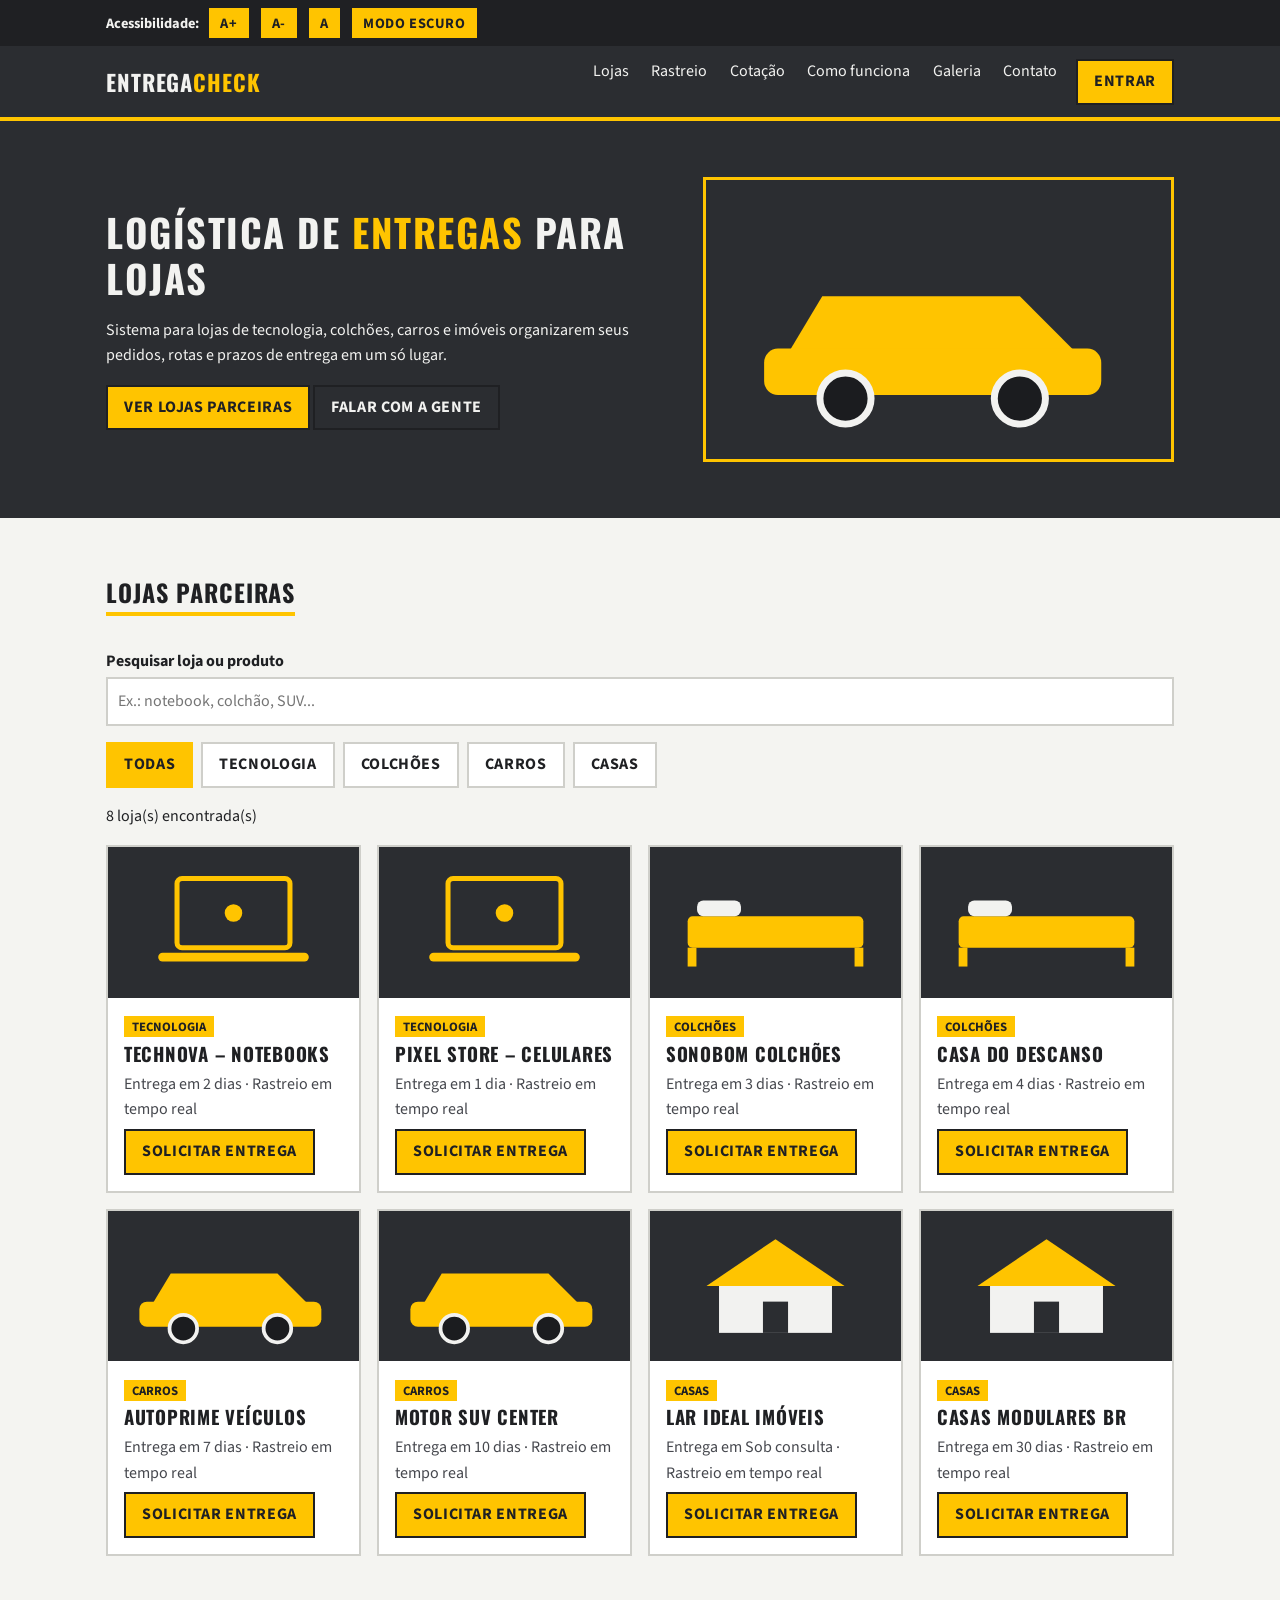
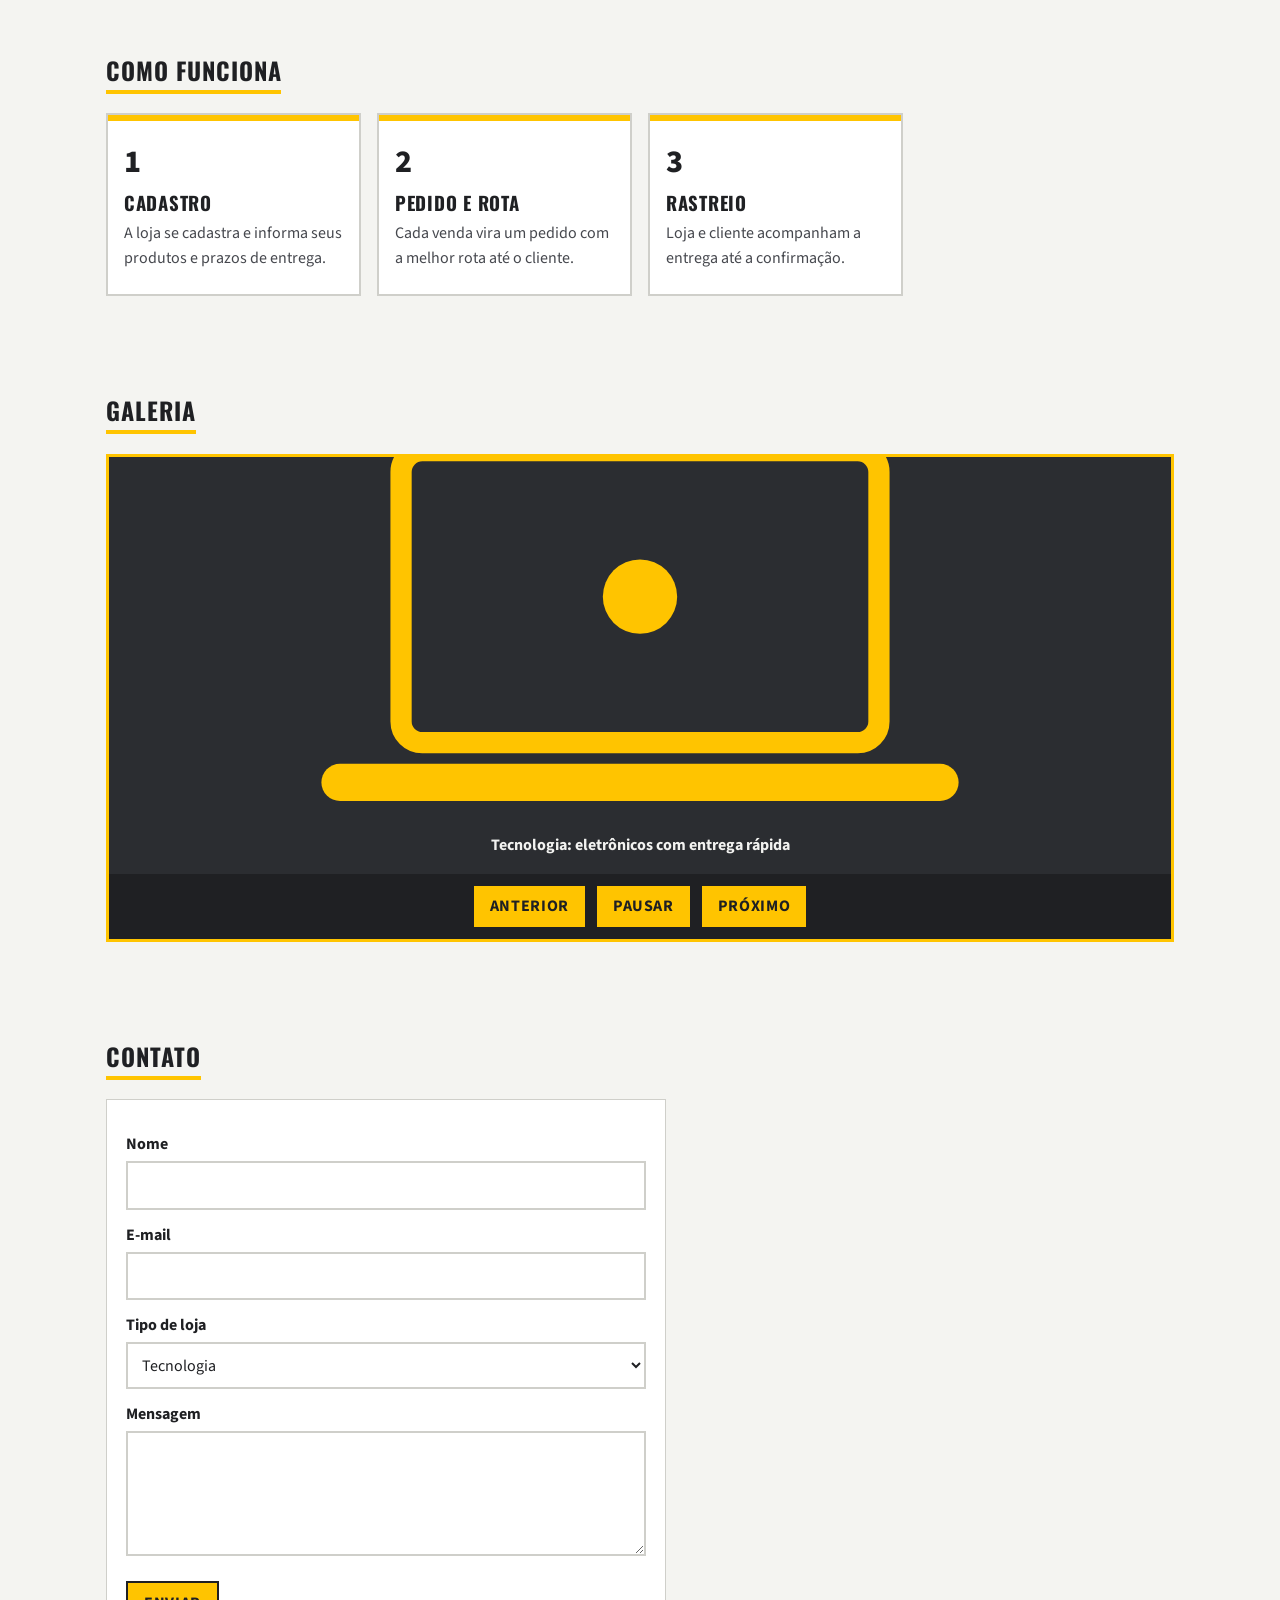
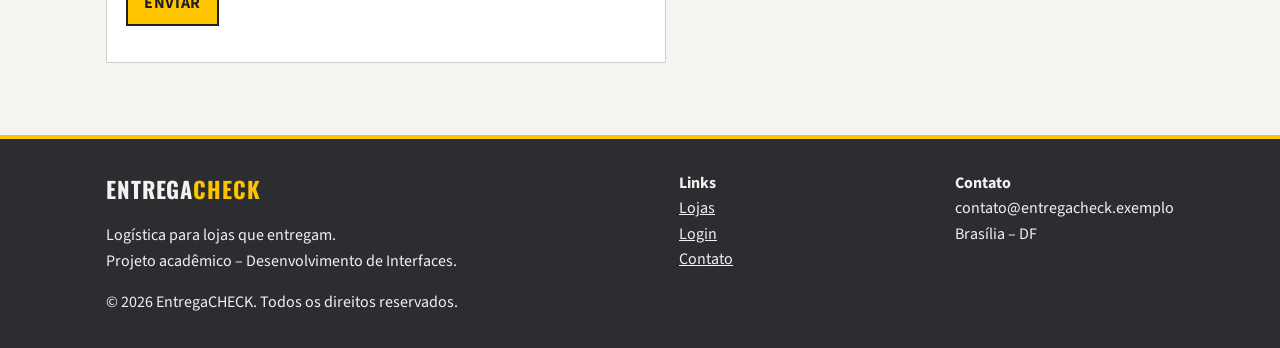
<file: index.html>
<!DOCTYPE html>
<html lang="pt-BR">
<head>
<meta charset="UTF-8">
<meta name="viewport" content="width=device-width, initial-scale=1">
<meta name="description" content="Logística e entregas para lojas de tecnologia, colchões, carros e casas.">
<title>EntregaCHECK – Logística para lojas</title>
<link rel="preconnect" href="https://fonts.googleapis.com"><link rel="preconnect" href="https://fonts.gstatic.com" crossorigin><link href="https://fonts.googleapis.com/css2?family=Oswald:wght@500;700&family=Source+Sans+3:wght@400;700&display=swap" rel="stylesheet">
<link rel="stylesheet" href="style.css">
</head>
<body>
<a class="skip" href="#conteudo">Pular para o conteúdo</a>
<div class="acess" role="region" aria-label="Acessibilidade"><div class="wrap">
<strong>Acessibilidade:</strong>
<button id="maior" aria-label="Aumentar fonte">A+</button>
<button id="menor" aria-label="Diminuir fonte">A-</button>
<button id="normal" aria-label="Fonte padrão">A</button>
<button id="tema">Modo escuro</button>
</div></div>
<header><div class="wrap">
<a class="logo" href="index.html">Entrega<span>CHECK</span></a>
<nav aria-label="Principal"><ul>
<li><a href="index.html#lojas">Lojas</a></li>
<li><a href="rastreio.html">Rastreio</a></li>
<li><a href="cotacao.html">Cotação</a></li>
<li><a href="index.html#como">Como funciona</a></li>
<li><a href="index.html#galeria">Galeria</a></li>
<li><a href="index.html#contato">Contato</a></li>
<li><a class="btn" href="login.html">Entrar</a></li>
</ul></nav>
</div></header>
<main id="conteudo">
<section class="hero"><div class="wrap">
<div><h1>Logística de <em>entregas</em> para lojas</h1>
<p>Sistema para lojas de tecnologia, colchões, carros e imóveis organizarem seus pedidos, rotas e prazos de entrega em um só lugar.</p>
<a class="btn" href="#lojas">Ver lojas parceiras</a> <a class="btn ghost" href="#contato">Falar com a gente</a></div>
<img src="img/carros.svg" alt="Ilustração de um carro amarelo sobre fundo cinza escuro">
</div></section>

<section id="lojas"><div class="wrap">
<h2>Lojas parceiras</h2>
<label for="busca">Pesquisar loja ou produto</label>
<input id="busca" type="search" placeholder="Ex.: notebook, colchão, SUV...">
<div class="tabs" role="tablist" aria-label="Categorias">
<button class="tab" role="tab" data-cat="todas" aria-selected="true">Todas</button>
<button class="tab" role="tab" data-cat="tecnologia" aria-selected="false">Tecnologia</button>
<button class="tab" role="tab" data-cat="colchoes" aria-selected="false">Colchões</button>
<button class="tab" role="tab" data-cat="carros" aria-selected="false">Carros</button>
<button class="tab" role="tab" data-cat="casas" aria-selected="false">Casas</button>
</div>
<p id="count" aria-live="polite"></p>
<div class="grid">
<article class="card loja" data-cat="tecnologia"><img src="img/tecnologia.svg" alt="Ilustração da categoria Tecnologia"><div><span class="tag">Tecnologia</span><h3>TechNova – Notebooks</h3><p>Entrega em 2 dias · Rastreio em tempo real</p><a class="btn" href="#contato">Solicitar entrega</a></div></article>
<article class="card loja" data-cat="tecnologia"><img src="img/tecnologia.svg" alt="Ilustração da categoria Tecnologia"><div><span class="tag">Tecnologia</span><h3>Pixel Store – Celulares</h3><p>Entrega em 1 dia · Rastreio em tempo real</p><a class="btn" href="#contato">Solicitar entrega</a></div></article>
<article class="card loja" data-cat="colchoes"><img src="img/colchoes.svg" alt="Ilustração da categoria Colchões"><div><span class="tag">Colchões</span><h3>SonoBom Colchões</h3><p>Entrega em 3 dias · Rastreio em tempo real</p><a class="btn" href="#contato">Solicitar entrega</a></div></article>
<article class="card loja" data-cat="colchoes"><img src="img/colchoes.svg" alt="Ilustração da categoria Colchões"><div><span class="tag">Colchões</span><h3>Casa do Descanso</h3><p>Entrega em 4 dias · Rastreio em tempo real</p><a class="btn" href="#contato">Solicitar entrega</a></div></article>
<article class="card loja" data-cat="carros"><img src="img/carros.svg" alt="Ilustração da categoria Carros"><div><span class="tag">Carros</span><h3>AutoPrime Veículos</h3><p>Entrega em 7 dias · Rastreio em tempo real</p><a class="btn" href="#contato">Solicitar entrega</a></div></article>
<article class="card loja" data-cat="carros"><img src="img/carros.svg" alt="Ilustração da categoria Carros"><div><span class="tag">Carros</span><h3>Motor SUV Center</h3><p>Entrega em 10 dias · Rastreio em tempo real</p><a class="btn" href="#contato">Solicitar entrega</a></div></article>
<article class="card loja" data-cat="casas"><img src="img/casas.svg" alt="Ilustração da categoria Casas"><div><span class="tag">Casas</span><h3>Lar Ideal Imóveis</h3><p>Entrega em Sob consulta · Rastreio em tempo real</p><a class="btn" href="#contato">Solicitar entrega</a></div></article>
<article class="card loja" data-cat="casas"><img src="img/casas.svg" alt="Ilustração da categoria Casas"><div><span class="tag">Casas</span><h3>Casas Modulares BR</h3><p>Entrega em 30 dias · Rastreio em tempo real</p><a class="btn" href="#contato">Solicitar entrega</a></div></article>
</div>
<p id="vazio" hidden>Nenhuma loja encontrada. Tente outra palavra.</p>
</div></section>

<section id="como"><div class="wrap">
<h2>Como funciona</h2>
<div class="grid steps">
<article class="card"><div><span class="num">1</span><h3>Cadastro</h3><p>A loja se cadastra e informa seus produtos e prazos de entrega.</p></div></article>
<article class="card"><div><span class="num">2</span><h3>Pedido e rota</h3><p>Cada venda vira um pedido com a melhor rota até o cliente.</p></div></article>
<article class="card"><div><span class="num">3</span><h3>Rastreio</h3><p>Loja e cliente acompanham a entrega até a confirmação.</p></div></article>
</div></div></section>

<section id="galeria"><div class="wrap">
<h2>Galeria</h2>
<div class="carousel" role="region" aria-roledescription="carrossel" aria-label="Categorias atendidas">
<div class="slide"><img src="img/tecnologia.svg" alt="Ilustração de um notebook"><p>Tecnologia: eletrônicos com entrega rápida</p></div>
<div class="slide"><img src="img/colchoes.svg" alt="Ilustração de uma cama"><p>Colchões: entrega e montagem</p></div>
<div class="slide"><img src="img/carros.svg" alt="Ilustração de um carro"><p>Carros: transporte seguro de veículos</p></div>
<div class="slide"><img src="img/casas.svg" alt="Ilustração de uma casa"><p>Casas: logística para imóveis e módulos</p></div>
<div class="ctrl"><button id="prev" aria-label="Slide anterior">Anterior</button><button id="pausa" aria-pressed="false">Pausar</button><button id="next" aria-label="Próximo slide">Próximo</button></div>
</div></div></section>

<section id="contato"><div class="wrap">
<h2>Contato</h2>
<form data-ok="Mensagem enviada! Responderemos em breve.">
<label for="nome">Nome</label><input id="nome" required autocomplete="name">
<label for="email">E-mail</label><input id="email" type="email" required autocomplete="email">
<label for="tipo">Tipo de loja</label>
<select id="tipo"><option>Tecnologia</option><option>Colchões</option><option>Carros</option><option>Casas</option><option>Outro</option></select>
<label for="texto">Mensagem</label><textarea id="texto" rows="4" required></textarea>
<p><button type="submit">Enviar</button></p>
<p class="msg" role="status"></p>
</form>
</div></section>
</main>
<footer><div class="wrap">
<div><strong class="logo">Entrega<span>CHECK</span></strong><p>Logística para lojas que entregam.<br>Projeto acadêmico – Desenvolvimento de Interfaces.</p></div>
<div><strong>Links</strong><br><a href="index.html#lojas">Lojas</a><br><a href="login.html">Login</a><br><a href="index.html#contato">Contato</a></div>
<div><strong>Contato</strong><br>contato@entregacheck.exemplo<br>Brasília – DF</div>
</div><p class="wrap">© 2026 EntregaCHECK. Todos os direitos reservados.</p></footer>
<script src="script.js"></script>
</body>
</html>
</file>
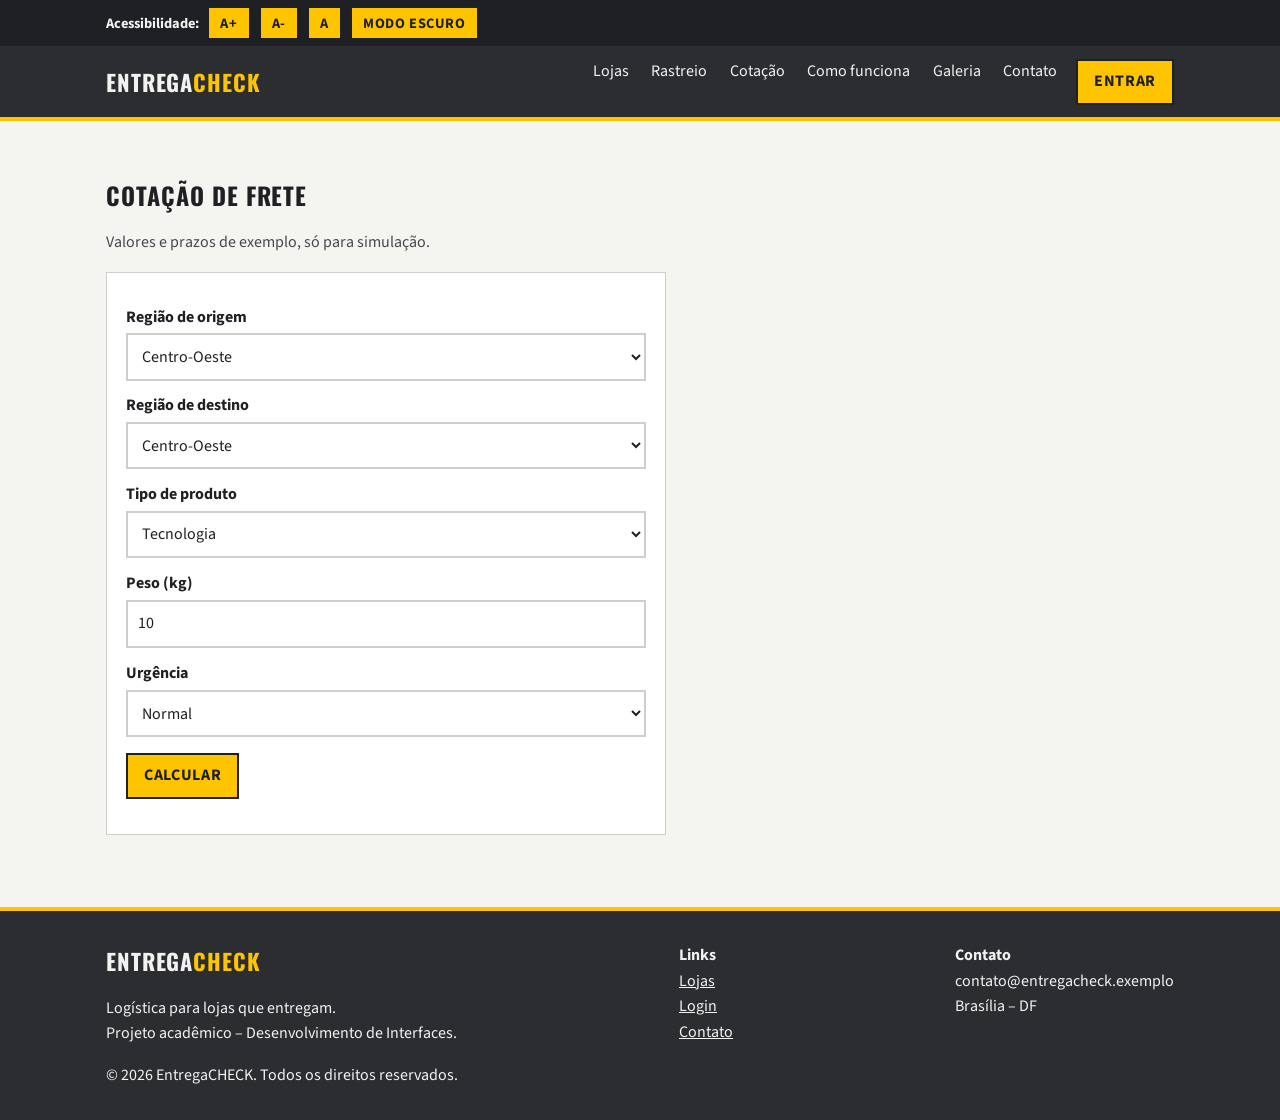
<file: cotacao.html>
<!DOCTYPE html>
<html lang="pt-BR">
<head>
<meta charset="UTF-8">
<meta name="viewport" content="width=device-width, initial-scale=1">
<meta name="description" content="Logística e entregas para lojas de tecnologia, colchões, carros e casas.">
<title>Cotação de frete – EntregaCHECK</title>
<link rel="preconnect" href="https://fonts.googleapis.com"><link rel="preconnect" href="https://fonts.gstatic.com" crossorigin><link href="https://fonts.googleapis.com/css2?family=Oswald:wght@500;700&family=Source+Sans+3:wght@400;700&display=swap" rel="stylesheet">
<link rel="stylesheet" href="style.css">
</head>
<body>
<a class="skip" href="#conteudo">Pular para o conteúdo</a>
<div class="acess" role="region" aria-label="Acessibilidade"><div class="wrap">
<strong>Acessibilidade:</strong>
<button id="maior" aria-label="Aumentar fonte">A+</button>
<button id="menor" aria-label="Diminuir fonte">A-</button>
<button id="normal" aria-label="Fonte padrão">A</button>
<button id="tema">Modo escuro</button>
</div></div>
<header><div class="wrap">
<a class="logo" href="index.html">Entrega<span>CHECK</span></a>
<nav aria-label="Principal"><ul>
<li><a href="index.html#lojas">Lojas</a></li>
<li><a href="rastreio.html">Rastreio</a></li>
<li><a href="cotacao.html">Cotação</a></li>
<li><a href="index.html#como">Como funciona</a></li>
<li><a href="index.html#galeria">Galeria</a></li>
<li><a href="index.html#contato">Contato</a></li>
<li><a class="btn" href="login.html">Entrar</a></li>
</ul></nav>
</div></header>
<main id="conteudo"><section><div class="wrap">
<h1>Cotação de frete</h1>
<p class="dica">Valores e prazos de exemplo, só para simulação.</p>
<form id="form-cotacao" data-js>
<label for="origem">Região de origem</label>
<select id="origem"><option value="CO">Centro-Oeste</option><option value="SE">Sudeste</option><option value="S">Sul</option><option value="NE">Nordeste</option><option value="N">Norte</option></select>
<label for="destino">Região de destino</label>
<select id="destino"><option value="CO">Centro-Oeste</option><option value="SE">Sudeste</option><option value="S">Sul</option><option value="NE">Nordeste</option><option value="N">Norte</option></select>
<label for="cat">Tipo de produto</label>
<select id="cat"><option value="tecnologia">Tecnologia</option><option value="colchoes">Colchões</option><option value="carros">Carros</option><option value="casas">Casas</option></select>
<label for="peso">Peso (kg)</label>
<input id="peso" type="number" min="1" value="10" required>
<label for="urg">Urgência</label>
<select id="urg"><option value="n">Normal</option><option value="e">Expresso</option></select>
<p><button type="submit">Calcular</button></p>
</form>
<div class="res" id="res-cotacao" role="status" aria-live="polite" hidden></div>
</div></section></main>
<footer><div class="wrap">
<div><strong class="logo">Entrega<span>CHECK</span></strong><p>Logística para lojas que entregam.<br>Projeto acadêmico – Desenvolvimento de Interfaces.</p></div>
<div><strong>Links</strong><br><a href="index.html#lojas">Lojas</a><br><a href="login.html">Login</a><br><a href="index.html#contato">Contato</a></div>
<div><strong>Contato</strong><br>contato@entregacheck.exemplo<br>Brasília – DF</div>
</div><p class="wrap">© 2026 EntregaCHECK. Todos os direitos reservados.</p></footer>
<script src="script.js"></script>
</body>
</html>
</file>
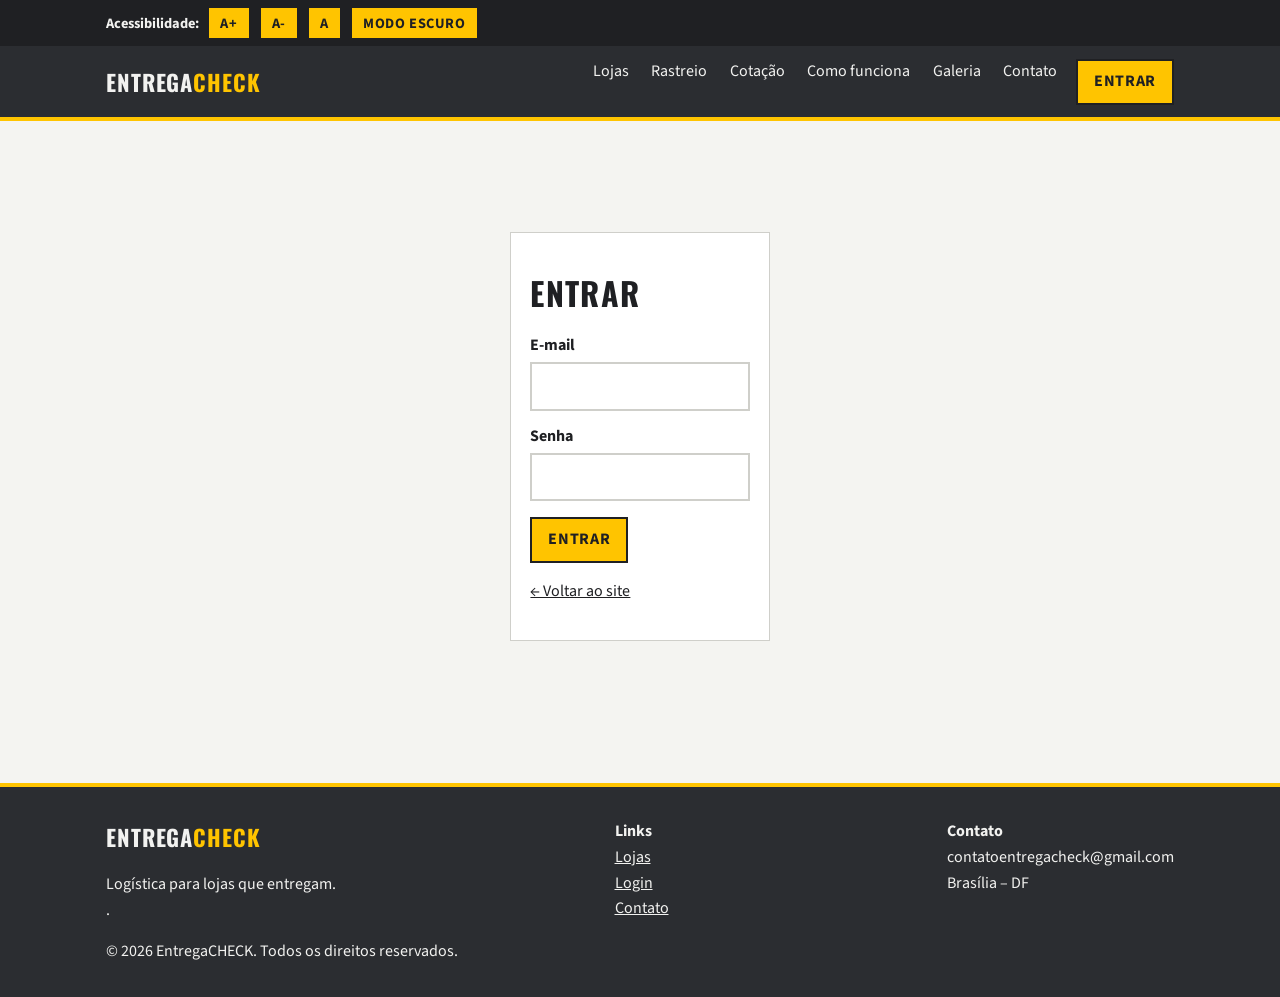
<file: login.html>
<!DOCTYPE html>
<html lang="pt-BR">
<head>
<meta charset="UTF-8">
<meta name="viewport" content="width=device-width, initial-scale=1">
<meta name="description" content="Logística e entregas para lojas de tecnologia, colchões, carros e casas.">
<title>Login – EntregaCHECK</title>
<link rel="preconnect" href="https://fonts.googleapis.com"><link rel="preconnect" href="https://fonts.gstatic.com" crossorigin><link href="https://fonts.googleapis.com/css2?family=Oswald:wght@500;700&family=Source+Sans+3:wght@400;700&display=swap" rel="stylesheet">
<link rel="stylesheet" href="style.css">
</head>
<body>
<a class="skip" href="#conteudo">Pular para o conteúdo</a>
<div class="acess" role="region" aria-label="Acessibilidade"><div class="wrap">
<strong>Acessibilidade:</strong>
<button id="maior" aria-label="Aumentar fonte">A+</button>
<button id="menor" aria-label="Diminuir fonte">A-</button>
<button id="normal" aria-label="Fonte padrão">A</button>
<button id="tema">Modo escuro</button>
</div></div>
<header><div class="wrap">
<a class="logo" href="index.html">Entrega<span>CHECK</span></a>
<nav aria-label="Principal"><ul>
<li><a href="index.html#lojas">Lojas</a></li>
<li><a href="rastreio.html">Rastreio</a></li>
<li><a href="cotacao.html">Cotação</a></li>
<li><a href="index.html#como">Como funciona</a></li>
<li><a href="index.html#galeria">Galeria</a></li>
<li><a href="index.html#contato">Contato</a></li>
<li><a class="btn" href="login.html">Entrar</a></li>
</ul></nav>
</div></header>
<main id="conteudo" class="login">
<form data-ok="Login simulado com sucesso! (sem servidor)">
<h1>Entrar</h1>
<label for="user">E-mail</label><input id="user" type="email" required autocomplete="username">
<label for="senha">Senha</label><input id="senha" type="password" required minlength="6" autocomplete="current-password">
<p><button type="submit">Entrar</button></p>
<p class="msg" role="status"></p>
<p><a href="index.html">← Voltar ao site</a></p>
</form>
</main>
<footer><div class="wrap">
<div><strong class="logo">Entrega<span>CHECK</span></strong><p>Logística para lojas que entregam.<br> .</p></div>
<div><strong>Links</strong><br><a href="index.html#lojas">Lojas</a><br><a href="login.html">Login</a><br><a href="index.html#contato">Contato</a></div>
<div><strong>Contato</strong><br>contatoentregacheck@gmail.com<br>Brasília – DF</div>
</div><p class="wrap">© 2026 EntregaCHECK. Todos os direitos reservados.</p></footer>
<script src="script.js"></script>
</body>
</html>
</file>
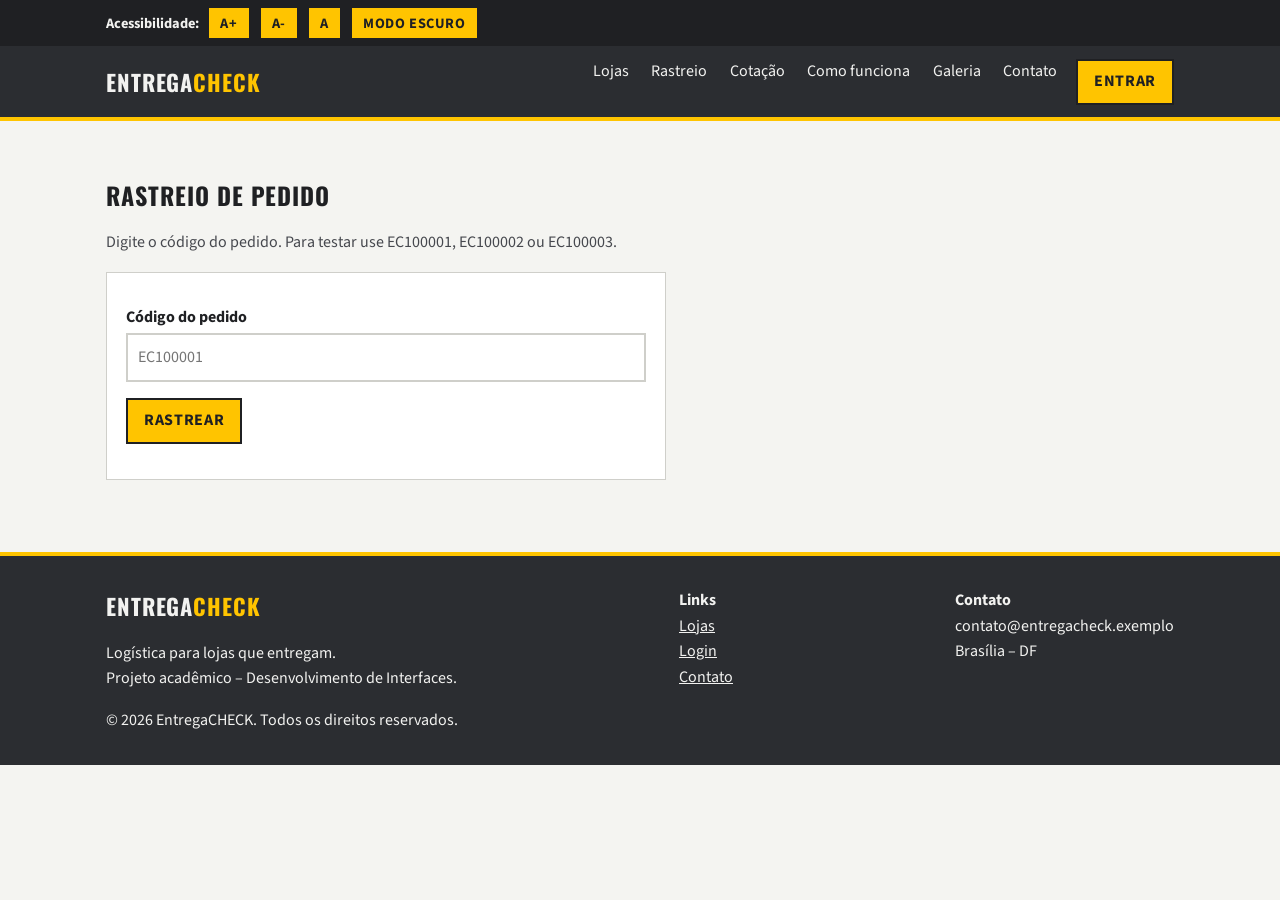
<file: rastreio.html>
<!DOCTYPE html>
<html lang="pt-BR">
<head>
<meta charset="UTF-8">
<meta name="viewport" content="width=device-width, initial-scale=1">
<meta name="description" content="Logística e entregas para lojas de tecnologia, colchões, carros e casas.">
<title>Rastreio de pedido – EntregaCHECK</title>
<link rel="preconnect" href="https://fonts.googleapis.com"><link rel="preconnect" href="https://fonts.gstatic.com" crossorigin><link href="https://fonts.googleapis.com/css2?family=Oswald:wght@500;700&family=Source+Sans+3:wght@400;700&display=swap" rel="stylesheet">
<link rel="stylesheet" href="style.css">
</head>
<body>
<a class="skip" href="#conteudo">Pular para o conteúdo</a>
<div class="acess" role="region" aria-label="Acessibilidade"><div class="wrap">
<strong>Acessibilidade:</strong>
<button id="maior" aria-label="Aumentar fonte">A+</button>
<button id="menor" aria-label="Diminuir fonte">A-</button>
<button id="normal" aria-label="Fonte padrão">A</button>
<button id="tema">Modo escuro</button>
</div></div>
<header><div class="wrap">
<a class="logo" href="index.html">Entrega<span>CHECK</span></a>
<nav aria-label="Principal"><ul>
<li><a href="index.html#lojas">Lojas</a></li>
<li><a href="rastreio.html">Rastreio</a></li>
<li><a href="cotacao.html">Cotação</a></li>
<li><a href="index.html#como">Como funciona</a></li>
<li><a href="index.html#galeria">Galeria</a></li>
<li><a href="index.html#contato">Contato</a></li>
<li><a class="btn" href="login.html">Entrar</a></li>
</ul></nav>
</div></header>
<main id="conteudo"><section><div class="wrap">
<h1>Rastreio de pedido</h1>
<p class="dica">Digite o código do pedido. Para testar use EC100001, EC100002 ou EC100003.</p>
<form id="form-rastreio" data-js>
<label for="codigo">Código do pedido</label>
<input id="codigo" placeholder="EC100001" required>
<p><button type="submit">Rastrear</button></p>
</form>
<div class="res" id="res-rastreio" role="status" aria-live="polite" hidden></div>
</div></section></main>
<footer><div class="wrap">
<div><strong class="logo">Entrega<span>CHECK</span></strong><p>Logística para lojas que entregam.<br>Projeto acadêmico – Desenvolvimento de Interfaces.</p></div>
<div><strong>Links</strong><br><a href="index.html#lojas">Lojas</a><br><a href="login.html">Login</a><br><a href="index.html#contato">Contato</a></div>
<div><strong>Contato</strong><br>contato@entregacheck.exemplo<br>Brasília – DF</div>
</div><p class="wrap">© 2026 EntregaCHECK. Todos os direitos reservados.</p></footer>
<script src="script.js"></script>
</body>
</html>
</file>
<file: style.css>
:root{--bg:#f4f4f1;--tx:#1f2023;--mu:#46484e;--card:#fff;--bd:#cfcfca;--ac:#FFC400;--fc:#1f2023}
[data-theme=dark]{--bg:#1b1c1f;--tx:#f2f2f0;--mu:#c4c5c9;--card:#2b2d31;--bd:#45474d;--fc:#FFC400}
*{box-sizing:border-box}
html{font-size:100%;scroll-behavior:smooth}
body{margin:0;font-family:"Source Sans 3",Arial,sans-serif;background:var(--bg);color:var(--tx);line-height:1.6}
a{color:inherit}
:focus-visible{outline:3px solid var(--fc);outline-offset:3px}
.skip{position:absolute;left:-999px;background:var(--ac);color:#1f2023;padding:.5rem 1rem}
.skip:focus{left:0;top:0;z-index:99}
.wrap{max-width:1100px;margin:auto;padding:0 1rem}
section{padding:2.5rem 0}
h1,h2,h3,.logo,.btn,button{font-family:Oswald,Impact,sans-serif;text-transform:uppercase;letter-spacing:.04em}
h1,h2,h3{line-height:1.2}
h2{border-bottom:4px solid var(--ac);padding-bottom:.3rem;display:inline-block}
header{background:#2b2d31;color:#f2f2f0;border-bottom:4px solid var(--ac)}
header .wrap{display:flex;flex-wrap:wrap;gap:1rem;align-items:center;justify-content:space-between;padding-top:.8rem;padding-bottom:.8rem}
.logo{font-weight:800;font-size:1.4rem;text-decoration:none}.logo span{color:var(--ac)}
nav ul{list-style:none;display:flex;flex-wrap:wrap;gap:1rem;margin:0;padding:0}
nav a{text-decoration:none;padding:.3rem .2rem}nav a:hover{color:var(--ac);text-decoration:underline}
.btn,button{font:inherit;cursor:pointer;border:2px solid #1f2023;background:var(--ac);color:#1f2023;padding:.5rem 1rem;font-weight:700;text-decoration:none;display:inline-block}
.btn:hover,button:hover{filter:brightness(.92)}
.ghost{background:transparent;color:inherit}
header .ghost{color:#f2f2f0}
.acess{background:#1f2023;color:#f2f2f0;padding:.4rem 0;font-size:.9rem}
.acess .wrap{display:flex;flex-wrap:wrap;gap:.5rem;align-items:center}
.acess button{padding:.2rem .7rem}
.hero{background:#2b2d31;color:#f2f2f0;padding:3.5rem 0}
.hero .wrap{display:grid;grid-template-columns:1.2fr 1fr;gap:2rem;align-items:center}
.hero h1{font-size:2.4rem;margin:0 0 1rem}.hero h1 em{color:var(--ac);font-style:normal}
.hero img{width:100%;border:3px solid var(--ac)}
.tabs{display:flex;flex-wrap:wrap;gap:.5rem;margin:1rem 0}
.tab{background:var(--card);color:var(--tx);border-color:var(--bd)}
.tab[aria-selected=true]{background:var(--ac);color:#1f2023;border-color:var(--ac)}
input,select,textarea{font:inherit;width:100%;padding:.6rem;border:2px solid var(--bd);background:var(--card);color:var(--tx)}
label{display:block;font-weight:700;margin:.8rem 0 .2rem}
.grid{display:grid;grid-template-columns:repeat(auto-fill,minmax(230px,1fr));gap:1rem}
.card{background:var(--card);border:1px solid var(--bd);overflow:hidden;border-width:2px}
.card:hover{border-color:var(--ac)}
.card img{width:100%;display:block}
.card div{padding:1rem}.card h3{margin:.2rem 0}
.tag{background:var(--ac);color:#1f2023;font-size:.8rem;font-weight:700;padding:.1rem .5rem;text-transform:uppercase;}
.card p{color:var(--mu);margin:.4rem 0}
[hidden]{display:none!important}
.steps .card div{border-top:6px solid var(--ac)}
.num{font-size:2rem;font-weight:800;color:var(--tx)}
.carousel{position:relative;background:#2b2d31;overflow:hidden;border:3px solid var(--ac)}
.slide{display:none;color:#f2f2f0}.slide.on{display:block}
.slide img{width:100%;max-height:360px;object-fit:cover;display:block}
.slide p{margin:0;padding:1rem;text-align:center;font-weight:700}
.ctrl{display:flex;justify-content:center;gap:.5rem;padding:.6rem;background:#1f2023}
form{background:var(--card);border:1px solid var(--bd);padding:1.2rem;max-width:560px}
.msg{margin-top:1rem;font-weight:700}
.login{min-height:70vh;display:grid;place-items:center;padding:2rem 1rem}
footer{background:#2b2d31;color:#f2f2f0;border-top:4px solid var(--ac);padding:2rem 0;margin-top:2rem}
footer .wrap{display:flex;flex-wrap:wrap;gap:1.5rem;justify-content:space-between}
footer a:hover{color:var(--ac)}
@media(max-width:760px){.hero .wrap{grid-template-columns:1fr}.hero h1{font-size:1.9rem}}
@media(prefers-reduced-motion:reduce){*{transition:none!important;scroll-behavior:auto!important}}

/* v2: rastreio e cotação */
.dica{color:var(--mu)}
.res{margin-top:1.5rem;border-left:6px solid var(--ac);padding:.5rem 1rem;background:var(--card);max-width:560px}
.timeline{list-style:none;padding:0;margin:1rem 0 1rem .8rem;border-left:4px solid var(--bd)}
.timeline li{position:relative;padding:.4rem 0 .4rem 1.6rem;color:var(--mu)}
.timeline li::before{content:"";position:absolute;left:-14px;top:.55rem;width:22px;height:22px;background:var(--card);border:3px solid var(--bd)}
.timeline li.done::before{background:var(--ac);border-color:var(--ac)}
.timeline li.atual{color:var(--tx);font-weight:700}
.timeline li.atual::before{background:var(--ac);border-color:var(--tx)}
</file>
